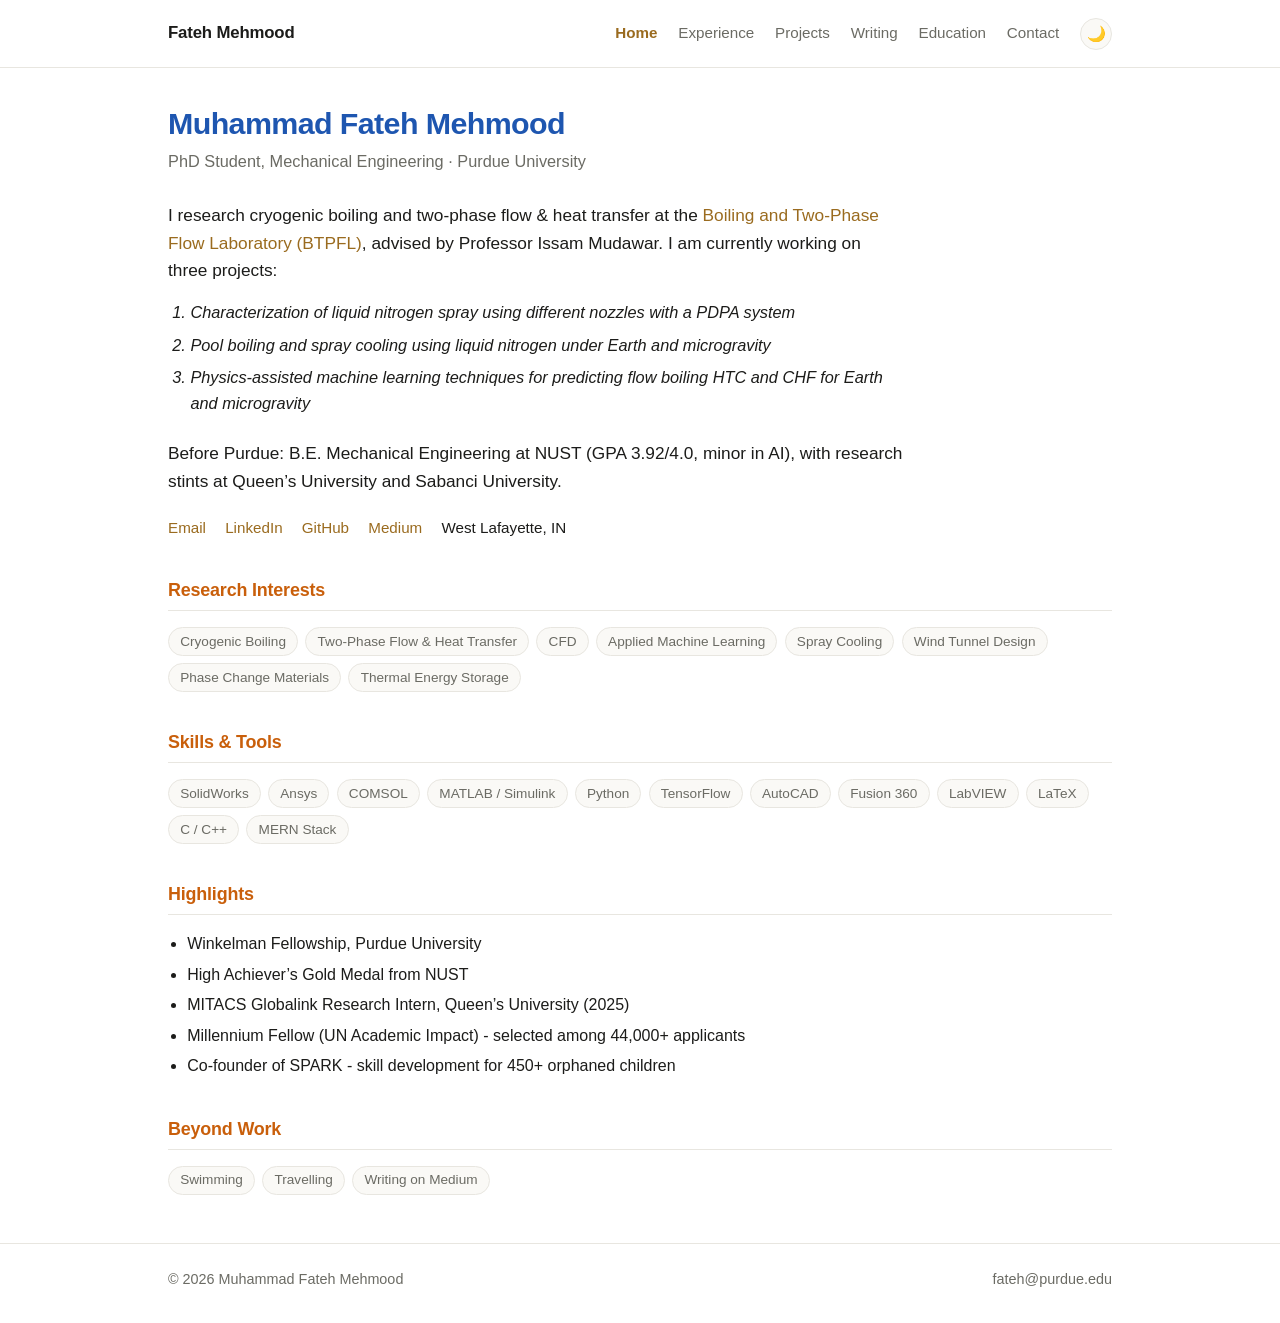
<file: index.html>
<!DOCTYPE html>
<html lang="en">
<head>
  <meta charset="UTF-8" />
  <meta name="viewport" content="width=device-width, initial-scale=1.0" />
  <title>Muhammad Fateh Mehmood - PhD Researcher, Purdue University</title>
  <meta name="description" content="Muhammad Fateh Mehmood - PhD student in Mechanical Engineering at Purdue University researching cryogenic boiling and two-phase flow at BTPFL." />
  <script src="/js/theme.js"></script>
  <link rel="stylesheet" href="/css/style.css" />
</head>
<body>

  <header>
    <div class="wrap">
      <a class="site-name" href="/">Fateh Mehmood</a>
      <div class="header-right">
        <nav>
          <a href="/" aria-current="page">Home</a>
          <a href="/experience">Experience</a>
          <a href="/projects">Projects</a>
          <a href="/writing">Writing</a>
          <a href="/education">Education</a>
          <a href="/contact">Contact</a>
        </nav>
        <button class="theme-toggle" onclick="toggleTheme()" aria-label="Toggle light/dark theme">
          <span class="toggle-sun">&#9728;&#65039;</span><span class="toggle-moon">&#127769;</span>
        </button>
      </div>
    </div>
  </header>

  <main>
    <div class="wrap">

      <section class="hero">
        <h1>Muhammad Fateh Mehmood</h1>
        <p class="subtitle">PhD Student, Mechanical Engineering · Purdue University</p>
        <p class="lede">
          I research cryogenic boiling and two-phase flow &amp; heat transfer at the
          <a href="https://engineering.purdue.edu/BTPFL" target="_blank" rel="noopener">Boiling and Two-Phase Flow Laboratory (BTPFL)</a>,
          advised by Professor Issam Mudawar. I am currently working on three projects:
        </p>
        <ol class="lede-list">
          <li>Characterization of liquid nitrogen spray using different nozzles with a PDPA system</li>
          <li>Pool boiling and spray cooling using liquid nitrogen under Earth and microgravity</li>
          <li>Physics-assisted machine learning techniques for predicting flow boiling HTC and CHF for Earth and microgravity</li>
        </ol>
        <p class="lede">
          Before Purdue: B.E. Mechanical Engineering at NUST (GPA 3.92/4.0, minor in AI),
          with research stints at Queen&rsquo;s University and Sabanci University.
        </p>
        <div class="contact-links">
          <a href="mailto:fateh@purdue.edu">Email</a>
          <a href="https://www.linkedin.com/in/fatehmehmood" target="_blank" rel="noopener">LinkedIn</a>
          <a href="https://github.com/fatehmehmood123" target="_blank" rel="noopener">GitHub</a>
          <a href="https://medium.com/@fatehmehmood" target="_blank" rel="noopener">Medium</a>
          <span>West Lafayette, IN</span>
        </div>
      </section>

      <h2>Research Interests</h2>
      <ul class="tags">
        <li>Cryogenic Boiling</li>
        <li>Two-Phase Flow &amp; Heat Transfer</li>
        <li>CFD</li>
        <li>Applied Machine Learning</li>
        <li>Spray Cooling</li>
        <li>Wind Tunnel Design</li>
        <li>Phase Change Materials</li>
        <li>Thermal Energy Storage</li>
      </ul>

      <h2>Skills &amp; Tools</h2>
      <ul class="tags">
        <li>SolidWorks</li>
        <li>Ansys</li>
        <li>COMSOL</li>
        <li>MATLAB / Simulink</li>
        <li>Python</li>
        <li>TensorFlow</li>
        <li>AutoCAD</li>
        <li>Fusion 360</li>
        <li>LabVIEW</li>
        <li>LaTeX</li>
        <li>C / C++</li>
        <li>MERN Stack</li>
      </ul>

      <h2>Highlights</h2>
      <ul>
        <li>Winkelman Fellowship, Purdue University</li>
        <li>High Achiever&rsquo;s Gold Medal from NUST</li>
        <li>MITACS Globalink Research Intern, Queen&rsquo;s University (2025)</li>
        <li>Millennium Fellow (UN Academic Impact) - selected among 44,000+ applicants</li>
        <li>Co-founder of SPARK - skill development for 450+ orphaned children</li>
      </ul>

      <h2>Beyond Work</h2>
      <ul class="tags">
        <li>Swimming</li>
        <li>Travelling</li>
        <li>Writing on Medium</li>
      </ul>

    </div>
  </main>

  <footer>
    <div class="wrap">
      <span>&copy; 2026 Muhammad Fateh Mehmood</span>
      <span>
        <a href="mailto:fateh@purdue.edu">fateh@purdue.edu</a>
      </span>
    </div>
  </footer>

</body>
</html>
</file>
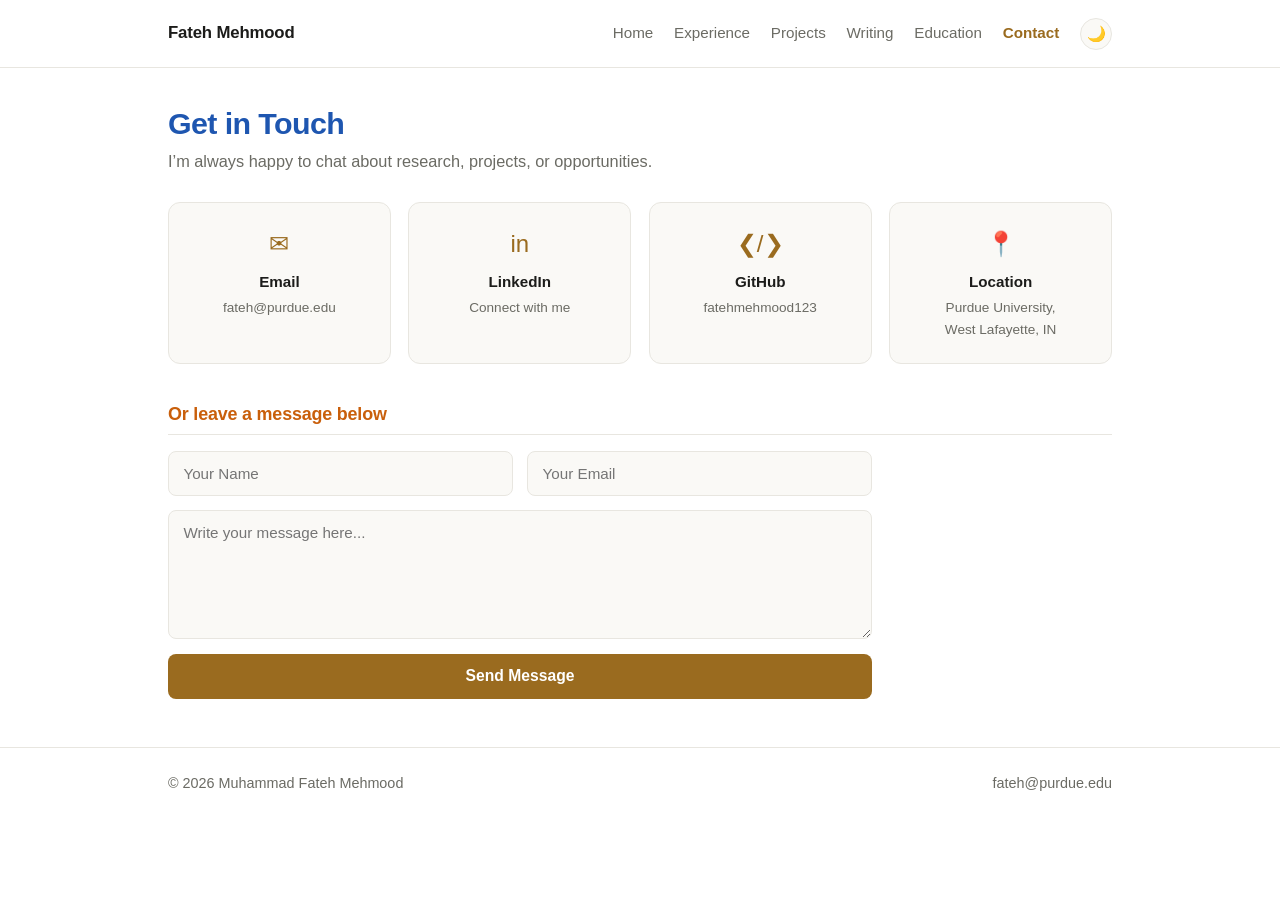
<file: contact.html>
<!DOCTYPE html>
<html lang="en">
<head>
  <meta charset="UTF-8" />
  <meta name="viewport" content="width=device-width, initial-scale=1.0" />
  <title>Contact - Muhammad Fateh Mehmood</title>
  <meta name="description" content="Get in touch with Muhammad Fateh Mehmood - email, LinkedIn, GitHub, or leave a message." />
  <script src="/js/theme.js"></script>
  <link rel="stylesheet" href="/css/style.css" />
</head>
<body>

  <header>
    <div class="wrap">
      <a class="site-name" href="/">Fateh Mehmood</a>
      <div class="header-right">
        <nav>
          <a href="/">Home</a>
          <a href="/experience">Experience</a>
          <a href="/projects">Projects</a>
          <a href="/writing">Writing</a>
          <a href="/education">Education</a>
          <a href="/contact" aria-current="page">Contact</a>
        </nav>
        <button class="theme-toggle" onclick="toggleTheme()" aria-label="Toggle light/dark theme">
          <span class="toggle-sun">&#9728;&#65039;</span><span class="toggle-moon">&#127769;</span>
        </button>
      </div>
    </div>
  </header>

  <main>
    <div class="wrap">

      <h1>Get in Touch</h1>
      <p class="subtitle">I&rsquo;m always happy to chat about research, projects, or opportunities.</p>

      <div class="contact-grid">

        <a class="contact-box" href="mailto:fateh@purdue.edu">
          <div class="contact-box-icon">&#9993;</div>
          <div class="contact-box-label">Email</div>
          <div class="contact-box-value">fateh@purdue.edu</div>
        </a>

        <a class="contact-box" href="https://www.linkedin.com/in/fatehmehmood" target="_blank" rel="noopener">
          <div class="contact-box-icon">in</div>
          <div class="contact-box-label">LinkedIn</div>
          <div class="contact-box-value">Connect with me</div>
        </a>

        <a class="contact-box" href="https://github.com/fatehmehmood123" target="_blank" rel="noopener">
          <div class="contact-box-icon">&#10094;/&#10095;</div>
          <div class="contact-box-label">GitHub</div>
          <div class="contact-box-value">fatehmehmood123</div>
        </a>

        <a class="contact-box" href="https://maps.google.com/?q=Purdue+University+West+Lafayette+IN" target="_blank" rel="noopener">
          <div class="contact-box-icon">&#128205;</div>
          <div class="contact-box-label">Location</div>
          <div class="contact-box-value">Purdue University,<br />West Lafayette, IN</div>
        </a>

      </div>

      <h2>Or leave a message below</h2>

      <form class="contact-form" action="https://formspree.io/f/mpqgnozp" method="POST">
        <div class="form-row">
          <input type="text" name="name" placeholder="Your Name" required />
          <input type="email" name="_replyto" placeholder="Your Email" required />
        </div>
        <textarea name="message" placeholder="Write your message here..." rows="6" required></textarea>
        <input type="text" name="_gotcha" style="display:none" />
        <button type="submit">Send Message</button>
      </form>

    </div>
  </main>

  <footer>
    <div class="wrap">
      <span>&copy; 2026 Muhammad Fateh Mehmood</span>
      <span>
        <a href="mailto:fateh@purdue.edu">fateh@purdue.edu</a>
      </span>
    </div>
  </footer>

</body>
</html>
</file>
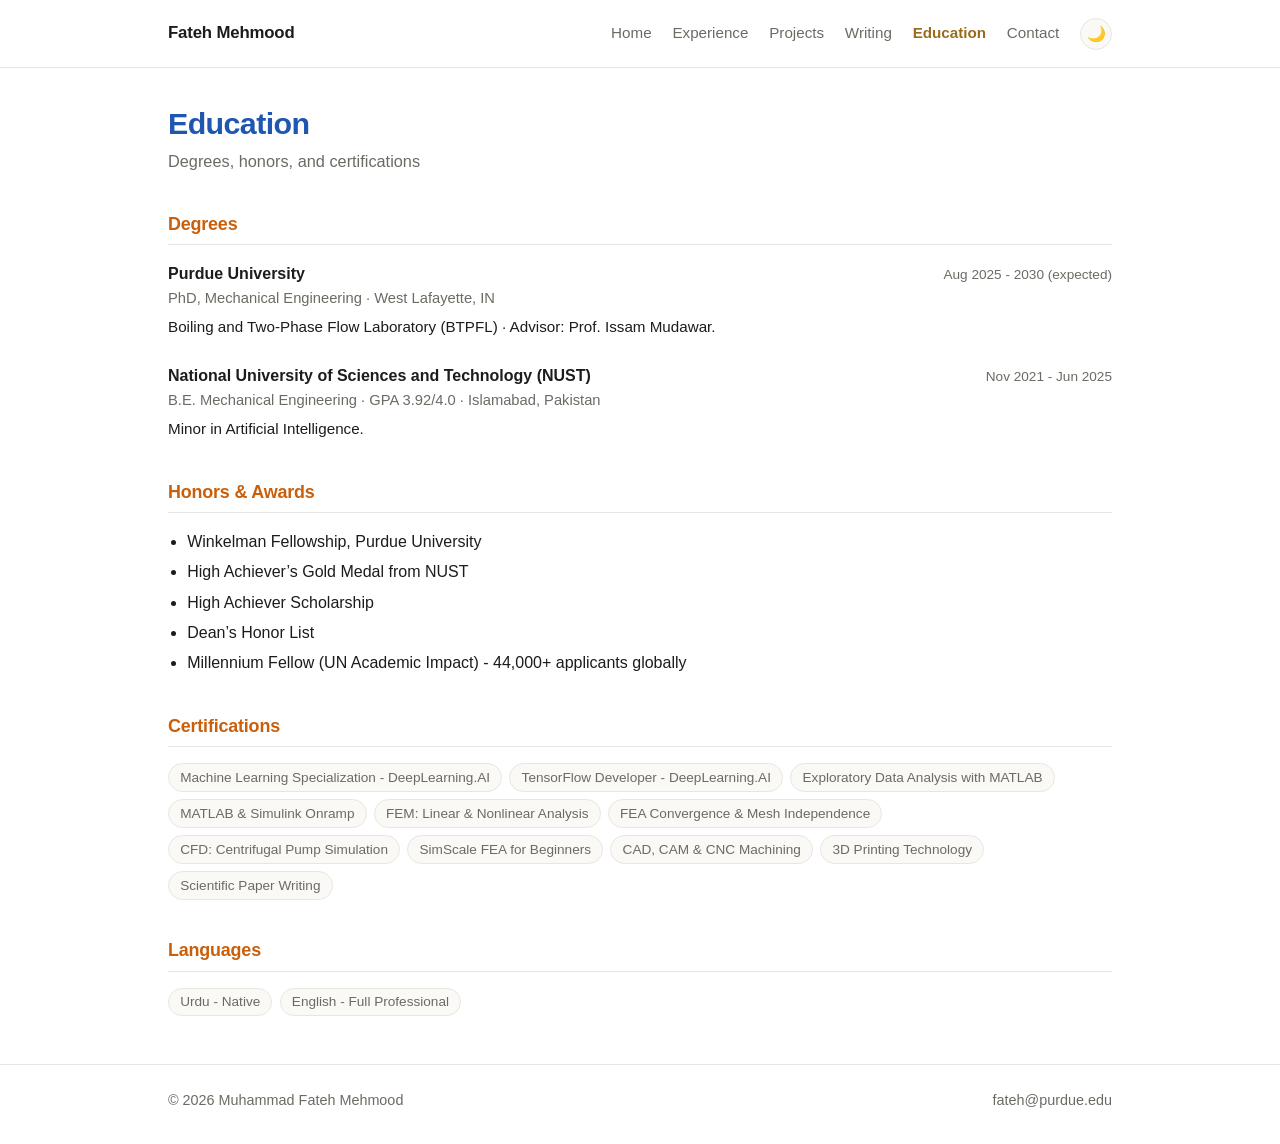
<file: education.html>
<!DOCTYPE html>
<html lang="en">
<head>
  <meta charset="UTF-8" />
  <meta name="viewport" content="width=device-width, initial-scale=1.0" />
  <title>Education - Muhammad Fateh Mehmood</title>
  <meta name="description" content="Education, honors, and certifications of Muhammad Fateh Mehmood - PhD at Purdue University, B.E. Mechanical Engineering at NUST." />
  <script src="/js/theme.js"></script>
  <link rel="stylesheet" href="/css/style.css" />
</head>
<body>

  <header>
    <div class="wrap">
      <a class="site-name" href="/">Fateh Mehmood</a>
      <div class="header-right">
        <nav>
          <a href="/">Home</a>
          <a href="/experience">Experience</a>
          <a href="/projects">Projects</a>
          <a href="/writing">Writing</a>
          <a href="/education" aria-current="page">Education</a>
          <a href="/contact">Contact</a>
        </nav>
        <button class="theme-toggle" onclick="toggleTheme()" aria-label="Toggle light/dark theme">
          <span class="toggle-sun">&#9728;&#65039;</span><span class="toggle-moon">&#127769;</span>
        </button>
      </div>
    </div>
  </header>

  <main>
    <div class="wrap">

      <h1>Education</h1>
      <p class="subtitle">Degrees, honors, and certifications</p>

      <h2>Degrees</h2>

      <article class="entry">
        <div class="entry-head">
          <h3>Purdue University</h3>
          <span class="entry-date">Aug 2025 - 2030 (expected)</span>
        </div>
        <p class="entry-role">PhD, Mechanical Engineering · West Lafayette, IN</p>
        <p class="entry-note">Boiling and Two-Phase Flow Laboratory (BTPFL) · Advisor: Prof. Issam Mudawar.</p>
      </article>

      <article class="entry">
        <div class="entry-head">
          <h3>National University of Sciences and Technology (NUST)</h3>
          <span class="entry-date">Nov 2021 - Jun 2025</span>
        </div>
        <p class="entry-role">B.E. Mechanical Engineering · GPA 3.92/4.0 · Islamabad, Pakistan</p>
        <p class="entry-note">Minor in Artificial Intelligence.</p>
      </article>

      <h2>Honors &amp; Awards</h2>
      <ul>
        <li>Winkelman Fellowship, Purdue University</li>
        <li>High Achiever&rsquo;s Gold Medal from NUST</li>
        <li>High Achiever Scholarship</li>
        <li>Dean&rsquo;s Honor List</li>
        <li>Millennium Fellow (UN Academic Impact) - 44,000+ applicants globally</li>
      </ul>

      <h2>Certifications</h2>
      <ul class="tags">
        <li>Machine Learning Specialization - DeepLearning.AI</li>
        <li>TensorFlow Developer - DeepLearning.AI</li>
        <li>Exploratory Data Analysis with MATLAB</li>
        <li>MATLAB &amp; Simulink Onramp</li>
        <li>FEM: Linear &amp; Nonlinear Analysis</li>
        <li>FEA Convergence &amp; Mesh Independence</li>
        <li>CFD: Centrifugal Pump Simulation</li>
        <li>SimScale FEA for Beginners</li>
        <li>CAD, CAM &amp; CNC Machining</li>
        <li>3D Printing Technology</li>
        <li>Scientific Paper Writing</li>
      </ul>

      <h2>Languages</h2>
      <ul class="tags">
        <li>Urdu - Native</li>
        <li>English - Full Professional</li>
      </ul>

    </div>
  </main>

  <footer>
    <div class="wrap">
      <span>&copy; 2026 Muhammad Fateh Mehmood</span>
      <span>
        <a href="mailto:fateh@purdue.edu">fateh@purdue.edu</a>
      </span>
    </div>
  </footer>

</body>
</html>
</file>
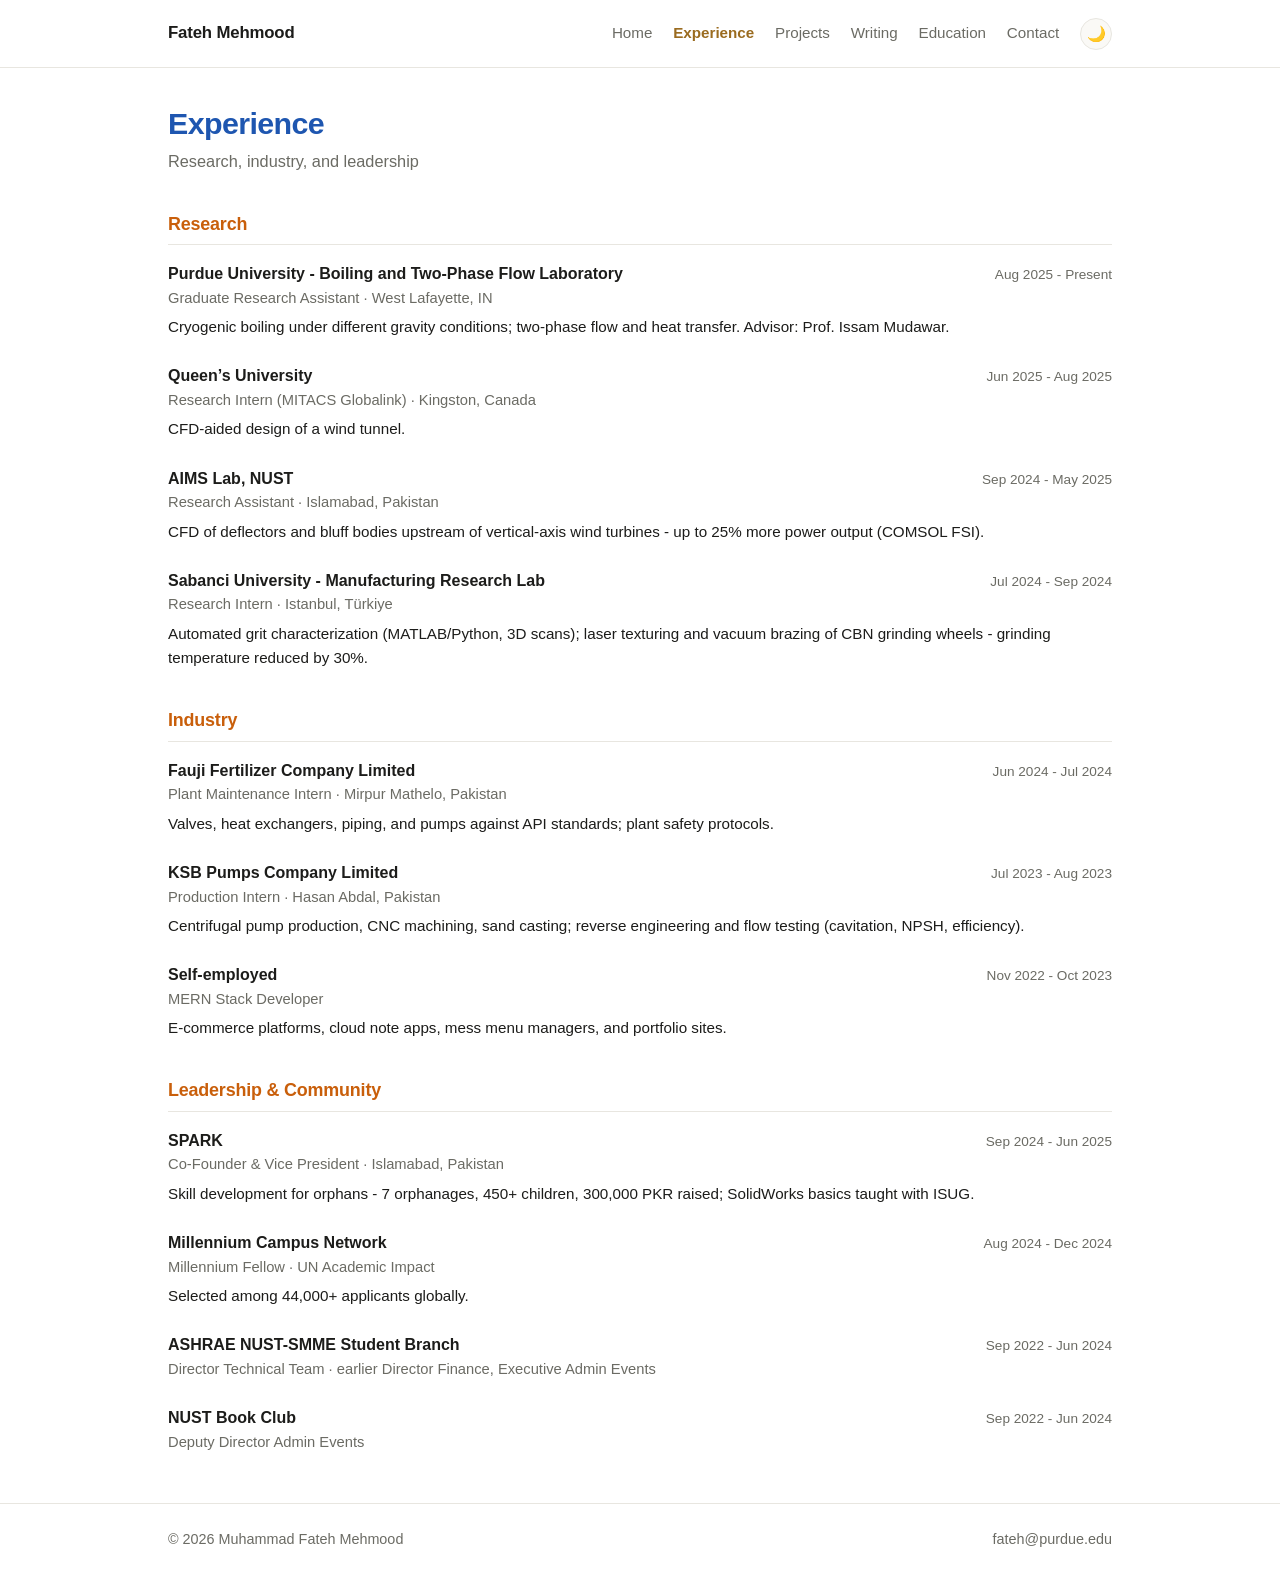
<file: experience.html>
<!DOCTYPE html>
<html lang="en">
<head>
  <meta charset="UTF-8" />
  <meta name="viewport" content="width=device-width, initial-scale=1.0" />
  <title>Experience - Muhammad Fateh Mehmood</title>
  <meta name="description" content="Research and industry experience of Muhammad Fateh Mehmood - Purdue, Queen's University, Sabanci University, and more." />
  <script src="/js/theme.js"></script>
  <link rel="stylesheet" href="/css/style.css" />
</head>
<body>

  <header>
    <div class="wrap">
      <a class="site-name" href="/">Fateh Mehmood</a>
      <div class="header-right">
        <nav>
          <a href="/">Home</a>
          <a href="/experience" aria-current="page">Experience</a>
          <a href="/projects">Projects</a>
          <a href="/writing">Writing</a>
          <a href="/education">Education</a>
          <a href="/contact">Contact</a>
        </nav>
        <button class="theme-toggle" onclick="toggleTheme()" aria-label="Toggle light/dark theme">
          <span class="toggle-sun">&#9728;&#65039;</span><span class="toggle-moon">&#127769;</span>
        </button>
      </div>
    </div>
  </header>

  <main>
    <div class="wrap">

      <h1>Experience</h1>
      <p class="subtitle">Research, industry, and leadership</p>

      <h2>Research</h2>

      <article class="entry">
        <div class="entry-head">
          <h3>Purdue University - Boiling and Two-Phase Flow Laboratory</h3>
          <span class="entry-date">Aug 2025 - Present</span>
        </div>
        <p class="entry-role">Graduate Research Assistant · West Lafayette, IN</p>
        <p class="entry-note">Cryogenic boiling under different gravity conditions; two-phase flow and heat transfer. Advisor: Prof. Issam Mudawar.</p>
      </article>

      <article class="entry">
        <div class="entry-head">
          <h3>Queen&rsquo;s University</h3>
          <span class="entry-date">Jun 2025 - Aug 2025</span>
        </div>
        <p class="entry-role">Research Intern (MITACS Globalink) · Kingston, Canada</p>
        <p class="entry-note">CFD-aided design of a wind tunnel.</p>
      </article>

      <article class="entry">
        <div class="entry-head">
          <h3>AIMS Lab, NUST</h3>
          <span class="entry-date">Sep 2024 - May 2025</span>
        </div>
        <p class="entry-role">Research Assistant · Islamabad, Pakistan</p>
        <p class="entry-note">CFD of deflectors and bluff bodies upstream of vertical-axis wind turbines - up to 25% more power output (COMSOL FSI).</p>
      </article>

      <article class="entry">
        <div class="entry-head">
          <h3>Sabanci University - Manufacturing Research Lab</h3>
          <span class="entry-date">Jul 2024 - Sep 2024</span>
        </div>
        <p class="entry-role">Research Intern · Istanbul, T&uuml;rkiye</p>
        <p class="entry-note">Automated grit characterization (MATLAB/Python, 3D scans); laser texturing and vacuum brazing of CBN grinding wheels - grinding temperature reduced by 30%.</p>
      </article>

      <h2>Industry</h2>

      <article class="entry">
        <div class="entry-head">
          <h3>Fauji Fertilizer Company Limited</h3>
          <span class="entry-date">Jun 2024 - Jul 2024</span>
        </div>
        <p class="entry-role">Plant Maintenance Intern · Mirpur Mathelo, Pakistan</p>
        <p class="entry-note">Valves, heat exchangers, piping, and pumps against API standards; plant safety protocols.</p>
      </article>

      <article class="entry">
        <div class="entry-head">
          <h3>KSB Pumps Company Limited</h3>
          <span class="entry-date">Jul 2023 - Aug 2023</span>
        </div>
        <p class="entry-role">Production Intern · Hasan Abdal, Pakistan</p>
        <p class="entry-note">Centrifugal pump production, CNC machining, sand casting; reverse engineering and flow testing (cavitation, NPSH, efficiency).</p>
      </article>

      <article class="entry">
        <div class="entry-head">
          <h3>Self-employed</h3>
          <span class="entry-date">Nov 2022 - Oct 2023</span>
        </div>
        <p class="entry-role">MERN Stack Developer</p>
        <p class="entry-note">E-commerce platforms, cloud note apps, mess menu managers, and portfolio sites.</p>
      </article>

      <h2>Leadership &amp; Community</h2>

      <article class="entry">
        <div class="entry-head">
          <h3>SPARK</h3>
          <span class="entry-date">Sep 2024 - Jun 2025</span>
        </div>
        <p class="entry-role">Co-Founder &amp; Vice President · Islamabad, Pakistan</p>
        <p class="entry-note">Skill development for orphans - 7 orphanages, 450+ children, 300,000 PKR raised; SolidWorks basics taught with ISUG.</p>
      </article>

      <article class="entry">
        <div class="entry-head">
          <h3>Millennium Campus Network</h3>
          <span class="entry-date">Aug 2024 - Dec 2024</span>
        </div>
        <p class="entry-role">Millennium Fellow · UN Academic Impact</p>
        <p class="entry-note">Selected among 44,000+ applicants globally.</p>
      </article>

      <article class="entry">
        <div class="entry-head">
          <h3>ASHRAE NUST-SMME Student Branch</h3>
          <span class="entry-date">Sep 2022 - Jun 2024</span>
        </div>
        <p class="entry-role">Director Technical Team · earlier Director Finance, Executive Admin Events</p>
      </article>

      <article class="entry">
        <div class="entry-head">
          <h3>NUST Book Club</h3>
          <span class="entry-date">Sep 2022 - Jun 2024</span>
        </div>
        <p class="entry-role">Deputy Director Admin Events</p>
      </article>

    </div>
  </main>

  <footer>
    <div class="wrap">
      <span>&copy; 2026 Muhammad Fateh Mehmood</span>
      <span>
        <a href="mailto:fateh@purdue.edu">fateh@purdue.edu</a>
      </span>
    </div>
  </footer>

</body>
</html>
</file>
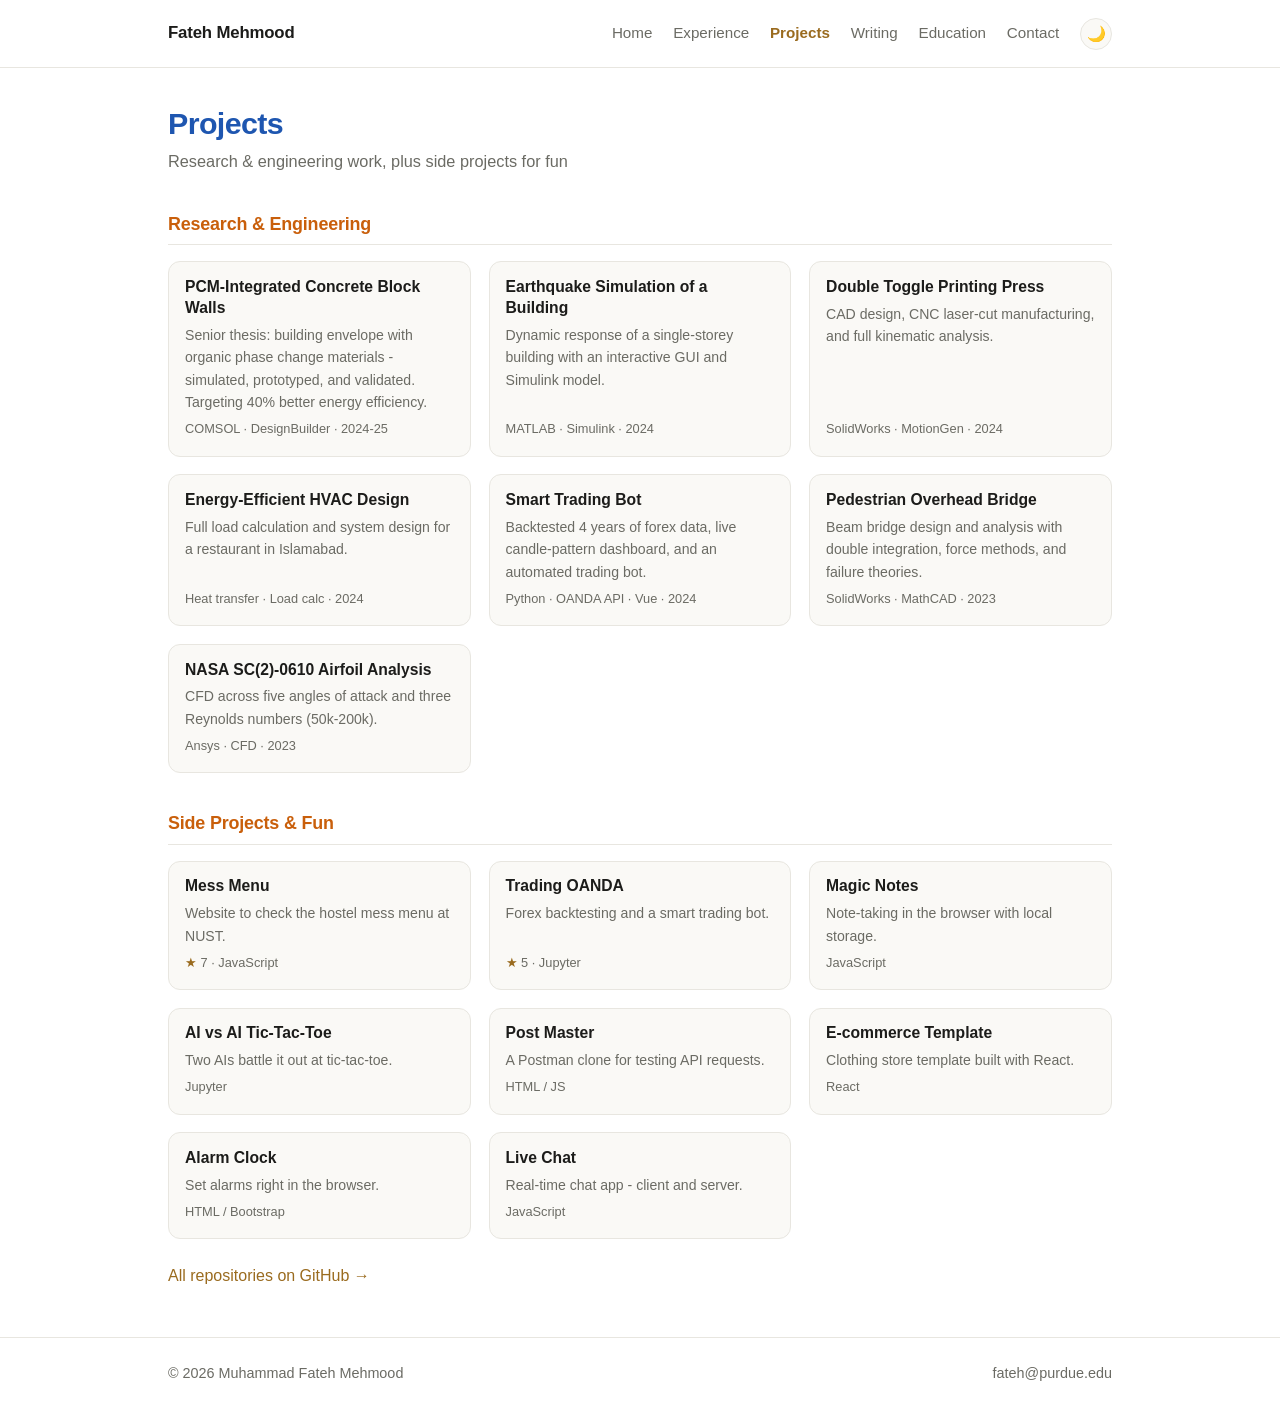
<file: projects.html>
<!DOCTYPE html>
<html lang="en">
<head>
  <meta charset="UTF-8" />
  <meta name="viewport" content="width=device-width, initial-scale=1.0" />
  <title>Projects - Muhammad Fateh Mehmood</title>
  <meta name="description" content="Engineering, research, and side projects by Muhammad Fateh Mehmood." />
  <script src="/js/theme.js"></script>
  <link rel="stylesheet" href="/css/style.css" />
</head>
<body>

  <header>
    <div class="wrap">
      <a class="site-name" href="/">Fateh Mehmood</a>
      <div class="header-right">
        <nav>
          <a href="/">Home</a>
          <a href="/experience">Experience</a>
          <a href="/projects" aria-current="page">Projects</a>
          <a href="/writing">Writing</a>
          <a href="/education">Education</a>
          <a href="/contact">Contact</a>
        </nav>
        <button class="theme-toggle" onclick="toggleTheme()" aria-label="Toggle light/dark theme">
          <span class="toggle-sun">&#9728;&#65039;</span><span class="toggle-moon">&#127769;</span>
        </button>
      </div>
    </div>
  </header>

  <main>
    <div class="wrap">

      <h1>Projects</h1>
      <p class="subtitle">Research &amp; engineering work, plus side projects for fun</p>

      <h2>Research &amp; Engineering</h2>
      <div class="grid">

        <article class="card">
          <div class="card-body">
            <h3>PCM-Integrated Concrete Block Walls</h3>
            <p>Senior thesis: building envelope with organic phase change materials - simulated, prototyped, and validated. Targeting 40% better energy efficiency.</p>
            <span class="card-meta">COMSOL · DesignBuilder · 2024-25</span>
          </div>
        </article>

        <article class="card">
          <div class="card-body">
            <h3>Earthquake Simulation of a Building</h3>
            <p>Dynamic response of a single-storey building with an interactive GUI and Simulink model.</p>
            <span class="card-meta">MATLAB · Simulink · 2024</span>
          </div>
        </article>

        <article class="card">
          <div class="card-body">
            <h3>Double Toggle Printing Press</h3>
            <p>CAD design, CNC laser-cut manufacturing, and full kinematic analysis.</p>
            <span class="card-meta">SolidWorks · MotionGen · 2024</span>
          </div>
        </article>

        <article class="card">
          <div class="card-body">
            <h3>Energy-Efficient HVAC Design</h3>
            <p>Full load calculation and system design for a restaurant in Islamabad.</p>
            <span class="card-meta">Heat transfer · Load calc · 2024</span>
          </div>
        </article>

        <article class="card">
          <div class="card-body">
            <h3>Smart Trading Bot</h3>
            <p>Backtested 4 years of forex data, live candle-pattern dashboard, and an automated trading bot.</p>
            <span class="card-meta">Python · OANDA API · Vue · 2024</span>
          </div>
        </article>

        <article class="card">
          <div class="card-body">
            <h3>Pedestrian Overhead Bridge</h3>
            <p>Beam bridge design and analysis with double integration, force methods, and failure theories.</p>
            <span class="card-meta">SolidWorks · MathCAD · 2023</span>
          </div>
        </article>

        <article class="card">
          <div class="card-body">
            <h3>NASA SC(2)-0610 Airfoil Analysis</h3>
            <p>CFD across five angles of attack and three Reynolds numbers (50k-200k).</p>
            <span class="card-meta">Ansys · CFD · 2023</span>
          </div>
        </article>

      </div>

      <h2>Side Projects &amp; Fun</h2>
      <div class="grid">

        <article class="card">
          <div class="card-body">
            <h3><a href="https://github.com/fatehmehmood123/Mess-Menu" target="_blank" rel="noopener">Mess Menu</a></h3>
            <p>Website to check the hostel mess menu at NUST.</p>
            <span class="card-meta"><span class="star">&#9733;</span> 7 · JavaScript</span>
          </div>
        </article>

        <article class="card">
          <div class="card-body">
            <h3><a href="https://github.com/fatehmehmood123/TradingOANDA" target="_blank" rel="noopener">Trading OANDA</a></h3>
            <p>Forex backtesting and a smart trading bot.</p>
            <span class="card-meta"><span class="star">&#9733;</span> 5 · Jupyter</span>
          </div>
        </article>

        <article class="card">
          <div class="card-body">
            <h3><a href="https://github.com/fatehmehmood123/Magic-Notes" target="_blank" rel="noopener">Magic Notes</a></h3>
            <p>Note-taking in the browser with local storage.</p>
            <span class="card-meta">JavaScript</span>
          </div>
        </article>

        <article class="card">
          <div class="card-body">
            <h3><a href="https://github.com/fatehmehmood123/AI-vs-AI-Tic-Tac-Toe" target="_blank" rel="noopener">AI vs AI Tic-Tac-Toe</a></h3>
            <p>Two AIs battle it out at tic-tac-toe.</p>
            <span class="card-meta">Jupyter</span>
          </div>
        </article>

        <article class="card">
          <div class="card-body">
            <h3><a href="https://github.com/fatehmehmood123/Post-Master" target="_blank" rel="noopener">Post Master</a></h3>
            <p>A Postman clone for testing API requests.</p>
            <span class="card-meta">HTML / JS</span>
          </div>
        </article>

        <article class="card">
          <div class="card-body">
            <h3><a href="https://github.com/fatehmehmood123/ecommerce" target="_blank" rel="noopener">E-commerce Template</a></h3>
            <p>Clothing store template built with React.</p>
            <span class="card-meta">React</span>
          </div>
        </article>

        <article class="card">
          <div class="card-body">
            <h3><a href="https://github.com/fatehmehmood123/Alarm-Clock" target="_blank" rel="noopener">Alarm Clock</a></h3>
            <p>Set alarms right in the browser.</p>
            <span class="card-meta">HTML / Bootstrap</span>
          </div>
        </article>

        <article class="card">
          <div class="card-body">
            <h3><a href="https://github.com/fatehmehmood123/livechatclient" target="_blank" rel="noopener">Live Chat</a></h3>
            <p>Real-time chat app - client and server.</p>
            <span class="card-meta">JavaScript</span>
          </div>
        </article>

      </div>

      <p style="margin-top:1.5rem;"><a href="https://github.com/fatehmehmood123?tab=repositories" target="_blank" rel="noopener">All repositories on GitHub &rarr;</a></p>

    </div>
  </main>

  <footer>
    <div class="wrap">
      <span>&copy; 2026 Muhammad Fateh Mehmood</span>
      <span>
        <a href="mailto:fateh@purdue.edu">fateh@purdue.edu</a>
      </span>
    </div>
  </footer>

</body>
</html>
</file>
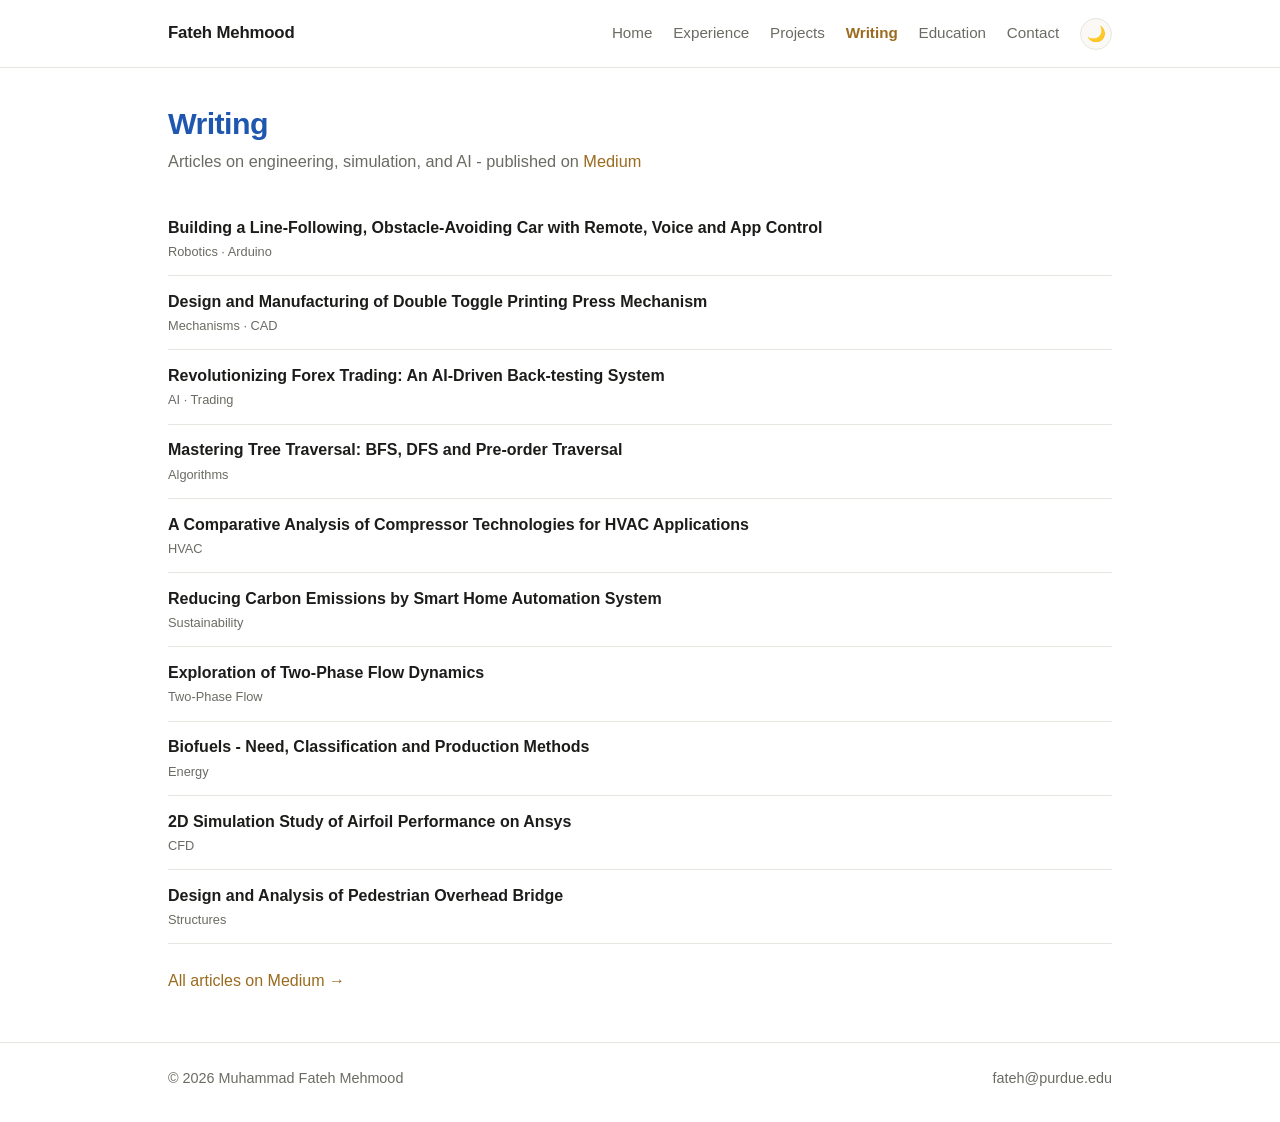
<file: writing.html>
<!DOCTYPE html>
<html lang="en">
<head>
  <meta charset="UTF-8" />
  <meta name="viewport" content="width=device-width, initial-scale=1.0" />
  <title>Writing - Muhammad Fateh Mehmood</title>
  <meta name="description" content="Articles by Muhammad Fateh Mehmood on Medium - engineering, simulation, and machine learning." />
  <script src="/js/theme.js"></script>
  <link rel="stylesheet" href="/css/style.css" />
</head>
<body>

  <header>
    <div class="wrap">
      <a class="site-name" href="/">Fateh Mehmood</a>
      <div class="header-right">
        <nav>
          <a href="/">Home</a>
          <a href="/experience">Experience</a>
          <a href="/projects">Projects</a>
          <a href="/writing" aria-current="page">Writing</a>
          <a href="/education">Education</a>
          <a href="/contact">Contact</a>
        </nav>
        <button class="theme-toggle" onclick="toggleTheme()" aria-label="Toggle light/dark theme">
          <span class="toggle-sun">&#9728;&#65039;</span><span class="toggle-moon">&#127769;</span>
        </button>
      </div>
    </div>
  </header>

  <main>
    <div class="wrap">

      <h1>Writing</h1>
      <p class="subtitle">Articles on engineering, simulation, and AI - published on <a href="https://medium.com/@fatehmehmood" target="_blank" rel="noopener">Medium</a></p>

      <ul class="article-list">
        <li>
          <a href="https://medium.com/@fatehmehmood/building-a-line-following-obstacle-avoiding-car-with-remote-voice-and-app-control-14b4a60efc32" target="_blank" rel="noopener">Building a Line-Following, Obstacle-Avoiding Car with Remote, Voice and App Control</a>
          <span class="card-meta">Robotics · Arduino</span>
        </li>
        <li>
          <a href="https://medium.com/@fatehmehmood/design-and-manufacturing-of-double-toggle-printing-press-mechanism-da8eeaa01b59" target="_blank" rel="noopener">Design and Manufacturing of Double Toggle Printing Press Mechanism</a>
          <span class="card-meta">Mechanisms · CAD</span>
        </li>
        <li>
          <a href="https://medium.com/@fatehmehmood/revolutionizing-forex-trading-a-comprehensive-overview-of-ai-driven-back-testing-system-web-b9662db21aa9" target="_blank" rel="noopener">Revolutionizing Forex Trading: An AI-Driven Back-testing System</a>
          <span class="card-meta">AI · Trading</span>
        </li>
        <li>
          <a href="https://medium.com/@fatehmehmood/mastering-tree-traversal-bfs-dfs-and-pre-order-traversal-63e31f4bf9a0" target="_blank" rel="noopener">Mastering Tree Traversal: BFS, DFS and Pre-order Traversal</a>
          <span class="card-meta">Algorithms</span>
        </li>
        <li>
          <a href="https://medium.com/@fatehmehmood/a-comparative-analysis-of-different-compressor-technologies-for-hvac-applications-7d4bcbbd4b67" target="_blank" rel="noopener">A Comparative Analysis of Compressor Technologies for HVAC Applications</a>
          <span class="card-meta">HVAC</span>
        </li>
        <li>
          <a href="https://medium.com/@fatehmehmood/reducing-carbon-emissions-by-smart-home-automation-system-a6cb0f3a0dc9" target="_blank" rel="noopener">Reducing Carbon Emissions by Smart Home Automation System</a>
          <span class="card-meta">Sustainability</span>
        </li>
        <li>
          <a href="https://medium.com/@fatehmehmood/unveiling-the-complexities-of-two-phase-flow-3fe6b455de67" target="_blank" rel="noopener">Exploration of Two-Phase Flow Dynamics</a>
          <span class="card-meta">Two-Phase Flow</span>
        </li>
        <li>
          <a href="https://medium.com/@fatehmehmood/biofuels-need-classification-and-production-methods-94d7bfaedfdc" target="_blank" rel="noopener">Biofuels - Need, Classification and Production Methods</a>
          <span class="card-meta">Energy</span>
        </li>
        <li>
          <a href="https://medium.com/@fatehmehmood/2d-simulation-study-of-airfoil-performance-on-ansys-965f2fd27d8c" target="_blank" rel="noopener">2D Simulation Study of Airfoil Performance on Ansys</a>
          <span class="card-meta">CFD</span>
        </li>
        <li>
          <a href="https://medium.com/@fatehmehmood/design-and-analysis-of-pedestrian-overhead-bridge-191faf790bfe" target="_blank" rel="noopener">Design and Analysis of Pedestrian Overhead Bridge</a>
          <span class="card-meta">Structures</span>
        </li>
      </ul>

      <p style="margin-top:1.5rem;"><a href="https://medium.com/@fatehmehmood" target="_blank" rel="noopener">All articles on Medium &rarr;</a></p>

    </div>
  </main>

  <footer>
    <div class="wrap">
      <span>&copy; 2026 Muhammad Fateh Mehmood</span>
      <span>
        <a href="mailto:fateh@purdue.edu">fateh@purdue.edu</a>
      </span>
    </div>
  </footer>

</body>
</html>
</file>
<file: css/style.css>
/* ------------------------------------------------------------------
   Muhammad Fateh Mehmood - portfolio
   Minimal, card-based, light/dark with manual toggle.
------------------------------------------------------------------ */

:root {
  --bg: #ffffff;
  --text: #1c1c1a;
  --muted: #6b6b64;
  --accent: #9a6b1f;
  --line: #e8e6e0;
  --card: #faf9f6;
  --heading: #1e56b0;
  --subheading: #c95f0b;
  color-scheme: light;
}

:root[data-theme="dark"] {
  --bg: #16161a;
  --text: #e8e6e1;
  --muted: #9d9b93;
  --accent: #cfb991;
  --line: #2c2c32;
  --card: #1e1e24;
  --heading: #82aaff;
  --subheading: #f2a35c;
  color-scheme: dark;
}

@media (prefers-color-scheme: dark) {
  :root:not([data-theme="light"]) {
    --bg: #16161a;
    --text: #e8e6e1;
    --muted: #9d9b93;
    --accent: #cfb991;
    --line: #2c2c32;
    --card: #1e1e24;
    --heading: #82aaff;
    --subheading: #f2a35c;
    color-scheme: dark;
  }
}

* {
  margin: 0;
  padding: 0;
  box-sizing: border-box;
}

html {
  scroll-behavior: smooth;
}

body {
  font-family: -apple-system, BlinkMacSystemFont, "Segoe UI", Roboto,
    "Helvetica Neue", Arial, sans-serif;
  font-size: 1rem;
  line-height: 1.6;
  background: var(--bg);
  color: var(--text);
  -webkit-font-smoothing: antialiased;
}

.wrap {
  max-width: 62rem;
  margin: 0 auto;
  padding: 0 1.5rem;
}

/* ---------- header / nav ---------- */

header {
  padding: 1.1rem 0;
  border-bottom: 1px solid var(--line);
  position: sticky;
  top: 0;
  background: var(--bg);
  z-index: 10;
}

header .wrap {
  display: flex;
  flex-wrap: wrap;
  align-items: center;
  justify-content: space-between;
  gap: 0.6rem;
}

.site-name {
  font-weight: 650;
  font-size: 1.05rem;
  letter-spacing: -0.01em;
  text-decoration: none;
  color: var(--text);
}

.header-right {
  display: flex;
  align-items: center;
  gap: 1.3rem;
}

nav {
  display: flex;
  flex-wrap: wrap;
  gap: 1.3rem;
}

nav a {
  font-size: 0.95rem;
  text-decoration: none;
  color: var(--muted);
  transition: color 0.15s ease;
}

nav a:hover {
  color: var(--text);
}

nav a[aria-current="page"] {
  color: var(--accent);
  font-weight: 550;
}

.theme-toggle {
  border: 1px solid var(--line);
  background: var(--card);
  color: var(--text);
  border-radius: 999px;
  width: 2rem;
  height: 2rem;
  font-size: 0.95rem;
  cursor: pointer;
  line-height: 1;
}

.theme-toggle:hover {
  border-color: var(--accent);
}

:root[data-theme="dark"] .toggle-moon,
.toggle-sun {
  display: none;
}

:root[data-theme="dark"] .toggle-sun {
  display: inline;
}

/* ---------- main ---------- */

main {
  padding: 2.25rem 0 3rem;
}

h1 {
  font-size: 1.9rem;
  font-weight: 700;
  letter-spacing: -0.02em;
  line-height: 1.25;
  margin-bottom: 0.35rem;
  color: var(--heading);
}

.subtitle {
  color: var(--muted);
  font-size: 1.02rem;
  margin-bottom: 1.75rem;
}

h2 {
  font-size: 1.12rem;
  font-weight: 650;
  letter-spacing: -0.01em;
  margin: 2.25rem 0 1rem;
  padding-bottom: 0.35rem;
  border-bottom: 1px solid var(--line);
  color: var(--subheading);
}

p + p {
  margin-top: 0.8rem;
}

a {
  color: var(--accent);
  text-decoration: none;
}

main a:hover {
  text-decoration: underline;
}

ul {
  padding-left: 1.2rem;
}

li + li {
  margin-top: 0.3rem;
}

/* ---------- hero ---------- */

.hero .lede {
  font-size: 1.08rem;
  max-width: 46rem;
}

.lede-list {
  margin: 0.9rem 0 1.5rem;
  padding-left: 1.4rem;
  max-width: 46rem;
  font-size: 1.02rem;
  font-style: italic;
}

.lede-list li {
  margin-top: 0.4rem;
}

.contact-links {
  display: flex;
  flex-wrap: wrap;
  gap: 1.2rem;
  margin-top: 1.25rem;
  font-size: 0.95rem;
}

/* ---------- entries (experience / education) ---------- */

.entry {
  margin-bottom: 1.5rem;
}

.entry:last-child {
  margin-bottom: 0;
}

.entry-head {
  display: flex;
  flex-wrap: wrap;
  align-items: baseline;
  justify-content: space-between;
  gap: 0.25rem 1rem;
}

.entry-head h3 {
  font-size: 1rem;
  font-weight: 650;
}

.entry-date {
  font-size: 0.85rem;
  color: var(--muted);
  white-space: nowrap;
}

.entry-role {
  color: var(--muted);
  font-size: 0.92rem;
}

.entry-note {
  font-size: 0.95rem;
  margin-top: 0.3rem;
}

/* ---------- tags / pills ---------- */

.tags {
  display: flex;
  flex-wrap: wrap;
  gap: 0.45rem;
  list-style: none;
  padding: 0;
}

.tags li {
  background: var(--card);
  border: 1px solid var(--line);
  border-radius: 999px;
  padding: 0.16rem 0.7rem;
  font-size: 0.85rem;
  color: var(--muted);
  margin: 0;
}

/* ---------- card grid ---------- */

.grid {
  display: grid;
  grid-template-columns: repeat(auto-fill, minmax(15.5rem, 1fr));
  gap: 1.1rem;
}

.card {
  background: var(--card);
  border: 1px solid var(--line);
  border-radius: 0.75rem;
  overflow: hidden;
  display: flex;
  flex-direction: column;
  transition: border-color 0.15s ease, transform 0.15s ease;
}

.card:hover {
  border-color: var(--accent);
  transform: translateY(-2px);
}

.card-body {
  padding: 0.85rem 1rem 1rem;
  display: flex;
  flex-direction: column;
  gap: 0.35rem;
  flex: 1;
}

.card-body h3 {
  font-size: 0.98rem;
  font-weight: 650;
  line-height: 1.35;
}

.card-body h3 a {
  color: var(--text);
}

.card-body h3 a:hover {
  color: var(--accent);
  text-decoration: none;
}

.card-body p {
  font-size: 0.88rem;
  color: var(--muted);
  flex: 1;
}

.card-meta {
  font-size: 0.8rem;
  color: var(--muted);
}

.card-meta .star {
  color: var(--accent);
}

/* ---------- contact page ---------- */

.contact-grid {
  display: grid;
  grid-template-columns: repeat(auto-fill, minmax(13rem, 1fr));
  gap: 1.1rem;
}

.contact-box {
  background: var(--card);
  border: 1px solid var(--line);
  border-radius: 0.75rem;
  padding: 1.4rem 1.2rem;
  text-align: center;
  color: var(--text);
  transition: border-color 0.15s ease, transform 0.15s ease;
}

.contact-box:hover {
  border-color: var(--accent);
  transform: translateY(-2px);
  text-decoration: none !important;
}

.contact-box-icon {
  font-size: 1.5rem;
  margin-bottom: 0.4rem;
  color: var(--accent);
}

.contact-box-label {
  font-weight: 650;
  font-size: 0.95rem;
}

.contact-box-value {
  font-size: 0.85rem;
  color: var(--muted);
  margin-top: 0.15rem;
  overflow-wrap: anywhere;
}

.contact-form {
  max-width: 44rem;
  display: flex;
  flex-direction: column;
  gap: 0.9rem;
}

.form-row {
  display: flex;
  gap: 0.9rem;
}

.form-row input {
  flex: 1;
}

.contact-form input,
.contact-form textarea {
  padding: 0.8rem 0.9rem;
  border-radius: 0.5rem;
  border: 1px solid var(--line);
  background: var(--card);
  color: var(--text);
  font-family: inherit;
  font-size: 0.95rem;
}

.contact-form input:focus,
.contact-form textarea:focus {
  outline: none;
  border-color: var(--accent);
}

.contact-form textarea {
  resize: vertical;
}

.contact-form button {
  background: var(--accent);
  color: var(--bg);
  padding: 0.85rem;
  border: none;
  border-radius: 0.5rem;
  cursor: pointer;
  font-weight: 650;
  font-size: 0.98rem;
  font-family: inherit;
}

.contact-form button:hover {
  opacity: 0.88;
}

@media (max-width: 480px) {
  .form-row {
    flex-direction: column;
  }
}

/* ---------- article list (writing) ---------- */

.article-list {
  list-style: none;
  padding: 0;
}

.article-list li {
  padding: 0.8rem 0;
  border-bottom: 1px solid var(--line);
  margin: 0;
}

.article-list a {
  font-weight: 550;
  color: var(--text);
}

.article-list a:hover {
  color: var(--accent);
  text-decoration: none;
}

.article-list .card-meta {
  display: block;
  margin-top: 0.1rem;
}

/* ---------- footer ---------- */

footer {
  border-top: 1px solid var(--line);
  padding: 1.5rem 0 2rem;
  font-size: 0.9rem;
  color: var(--muted);
}

footer .wrap {
  display: flex;
  flex-wrap: wrap;
  justify-content: space-between;
  gap: 0.75rem;
}

footer a {
  color: var(--muted);
}

footer a:hover {
  color: var(--accent);
}

@media (max-width: 480px) {
  h1 {
    font-size: 1.55rem;
  }
  nav {
    gap: 0.9rem;
  }
}
</file>
